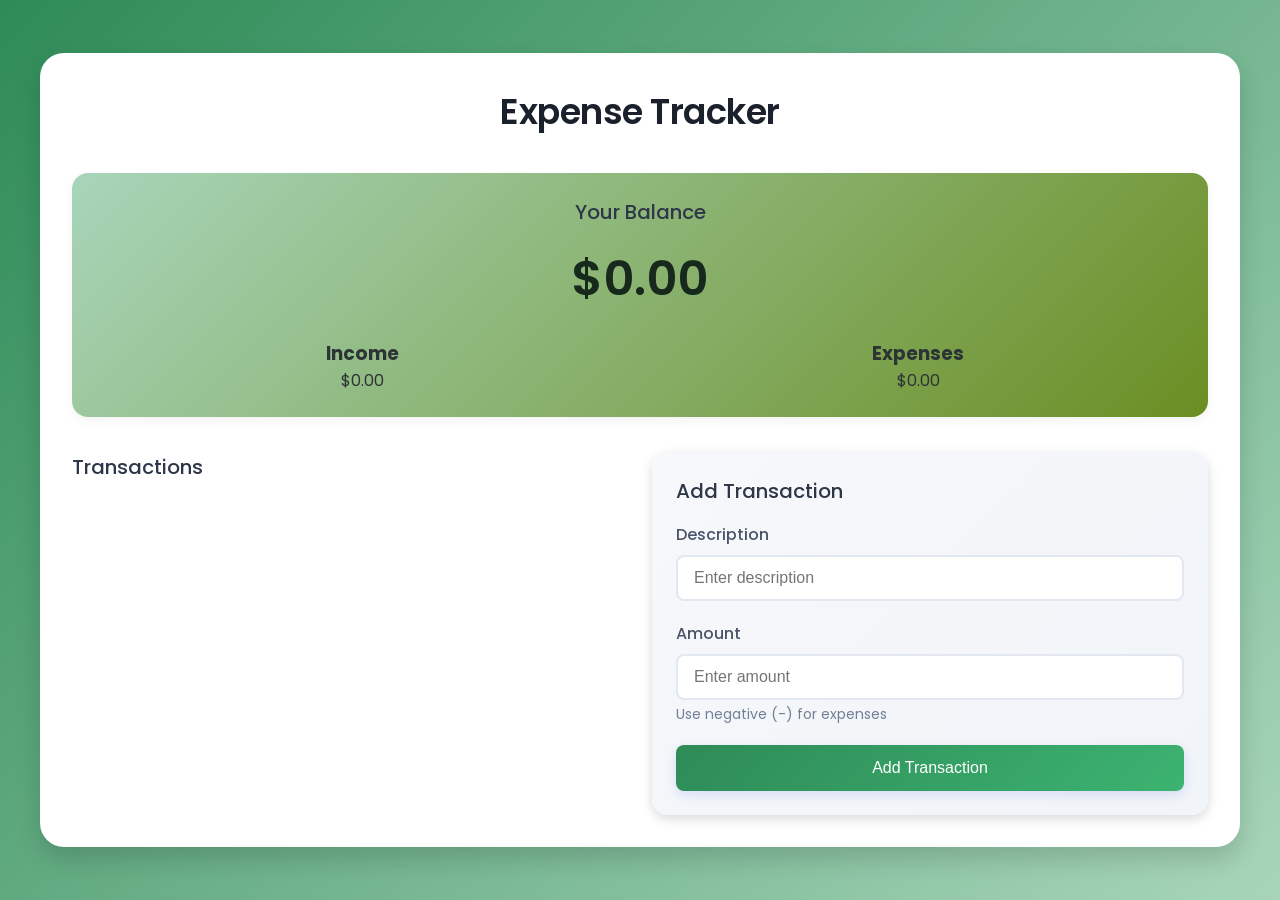
<file: Expense_Calculator/index.html>
<!DOCTYPE html>
<html lang="en">

<head>
    <meta charset="UTF-8" />

    <meta name="viewport" content="width=device-width, initial-scale=1.0" />

    <title>Expense Tracker</title>

    <link rel="stylesheet" href="style.css" />

    <link href="https://fonts.googleapis.com/css2?family=Poppins:wght@300;400;500;600;700&display=swap"
        rel="stylesheet" />
</head>

<body>
    <div class="container">
        <h1>Expense Tracker</h1>

        <div class="balance-container">
            <h2>Your Balance</h2>

            <h1 id="balance">$0.00</h1>

            <div class="summary">
                <div class="income-box">
                    <h3>Income</h3>

                    <p id="income-amount">$0.00</p>
                </div>

                <div class="expense-box">
                    <h3>Expenses</h3>

                    <p id="expense-amount">$0.00</p>
                </div>
            </div>
        </div>

        <div class="main-content">
            <div class="transactions-container">
                <h2>Transactions</h2>

                <ul id="transaction-list"></ul>
            </div>

            <div class="form-container">
                <h2>Add Transaction</h2>

                <form id="transaction-form">
                    <div class="form-group">
                        <label for="description">Description</label>

                        <input type="text" id="description" placeholder="Enter description" required />
                    </div>

                    <div class="form-group">
                        <label for="amount">Amount</label>

                        <input type="number" id="amount" placeholder="Enter amount" required />

                        <small>Use negative (-) for expenses</small>
                    </div>

                    <button type="submit">
                        Add Transaction
                    </button>
                </form>
            </div>
        </div>
    </div>

    <script src="script.js"></script>
</body>

</html>
</file>
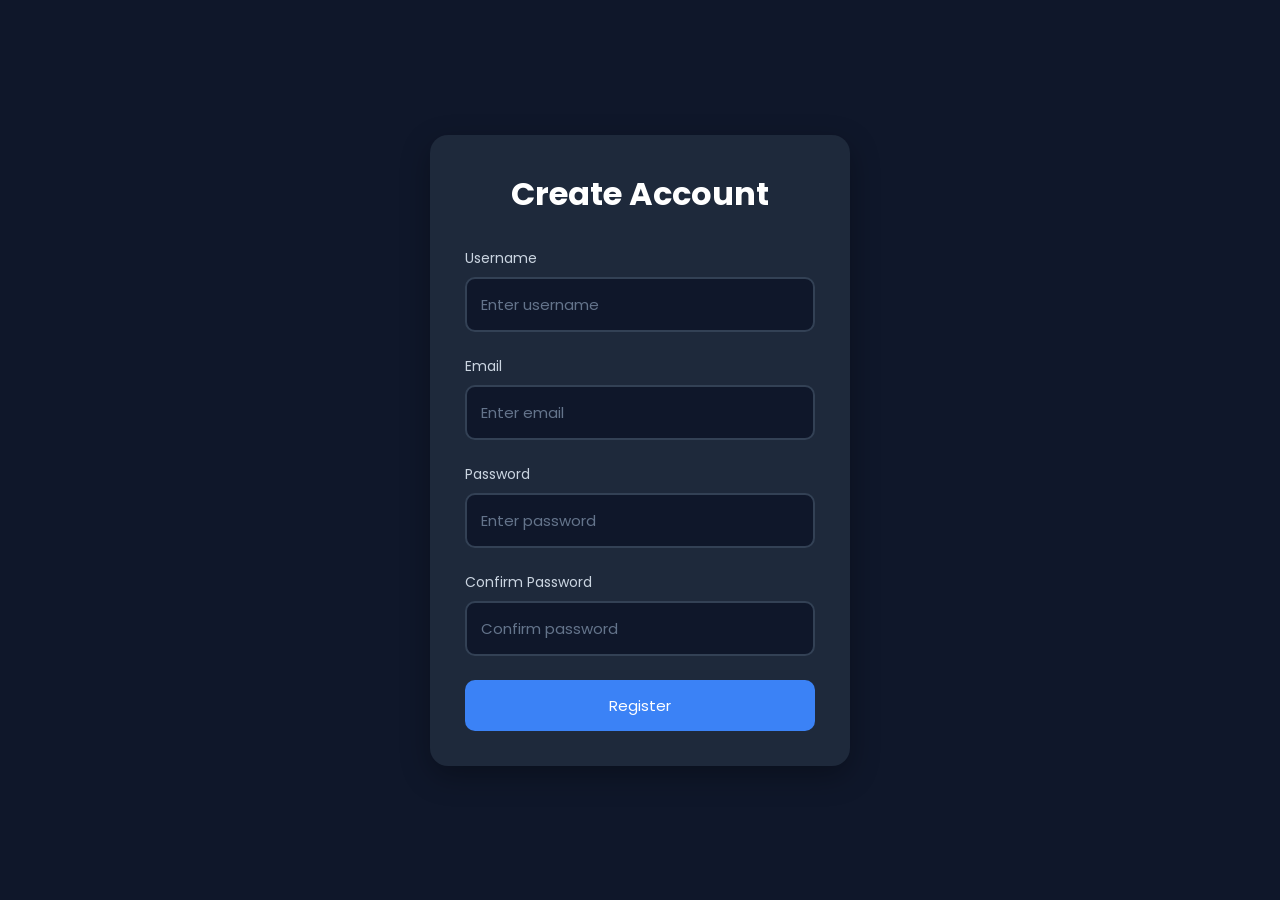
<file: form-validator/index.html>
<!DOCTYPE html>
<html lang="en">

<head>
    <meta charset="UTF-8" />
    <meta name="viewport" content="width=device-width, initial-scale=1.0" />
    <title>Modern Form Validator</title>

    <link rel="stylesheet" href="style.css" />
</head>

<body>
    <div class="container">
        <form id="registration-form">
            <h1>Create Account</h1>

            <div class="form-group">
                <label for="username">Username</label>

                <input type="text" id="username" placeholder="Enter username" />

                <small></small>
            </div>

            <div class="form-group">
                <label for="email">Email</label>

                <input type="email" id="email" placeholder="Enter email" />

                <small></small>
            </div>

            <div class="form-group">
                <label for="password">Password</label>

                <input type="password" id="password" placeholder="Enter password" />

                <small></small>
            </div>

            <div class="form-group">
                <label for="confirmPassword">Confirm Password</label>

                <input type="password" id="confirmPassword" placeholder="Confirm password" />

                <small></small>
            </div>

            <button type="submit">Register</button>
        </form>
    </div>

    <script src="script.js"></script>
</body>

</html>
</file>
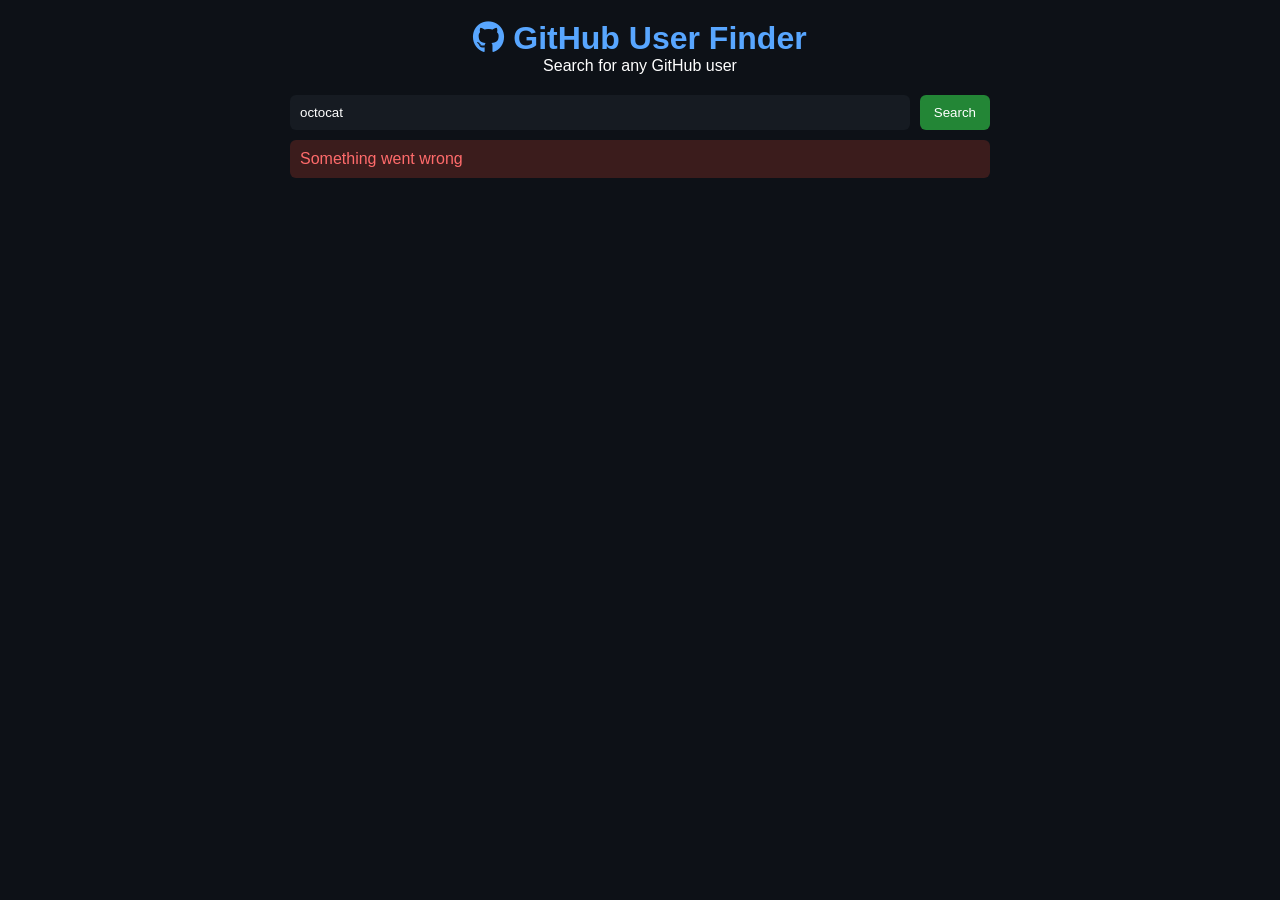
<file: github-finder/index.html>
<!DOCTYPE html>
<html lang="en">

<head>
    <meta charset="UTF-8" />
    <meta name="viewport" content="width=device-width, initial-scale=1.0" />
    <title>GitHub User Finder</title>

    <link rel="stylesheet" href="style.css" />
    <link rel="stylesheet" href="https://cdnjs.cloudflare.com/ajax/libs/font-awesome/6.7.2/css/all.min.css" />
</head>

<body>
    <div class="container">

        <header>
            <h1><i class="fab fa-github"></i> GitHub User Finder</h1>
            <p>Search for any GitHub user</p>
        </header>

        <div class="search-container">
            <input type="text" id="search" placeholder="Enter GitHub username..." />
            <button id="search-btn">Search</button>
        </div>

        <div id="error-container" class="hidden">
            <p>User not found</p>
        </div>

        <div id="profile-container" class="hidden">

            <div class="profile-header">
                <img id="avatar" />

                <div class="profile-info">
                    <h2 id="name"></h2>
                    <p id="username"></p>
                    <p id="bio"></p>

                    <p>
                        📍 <span id="location"></span> |
                        📅 <span id="joined-date"></span>
                    </p>

                    <a id="profile-link" target="_blank" class="btn">View Profile</a>
                </div>
            </div>

            <div class="stats">
                <div><b id="followers"></b> Followers</div>
                <div><b id="following"></b> Following</div>
                <div><b id="repos"></b> Repos</div>
            </div>

            <div class="repos-section">
                <h3>Latest Repositories</h3>
                <div id="repos-container"></div>
            </div>

        </div>

    </div>

    <script src="script.js"></script>
</body>

</html>
</file>
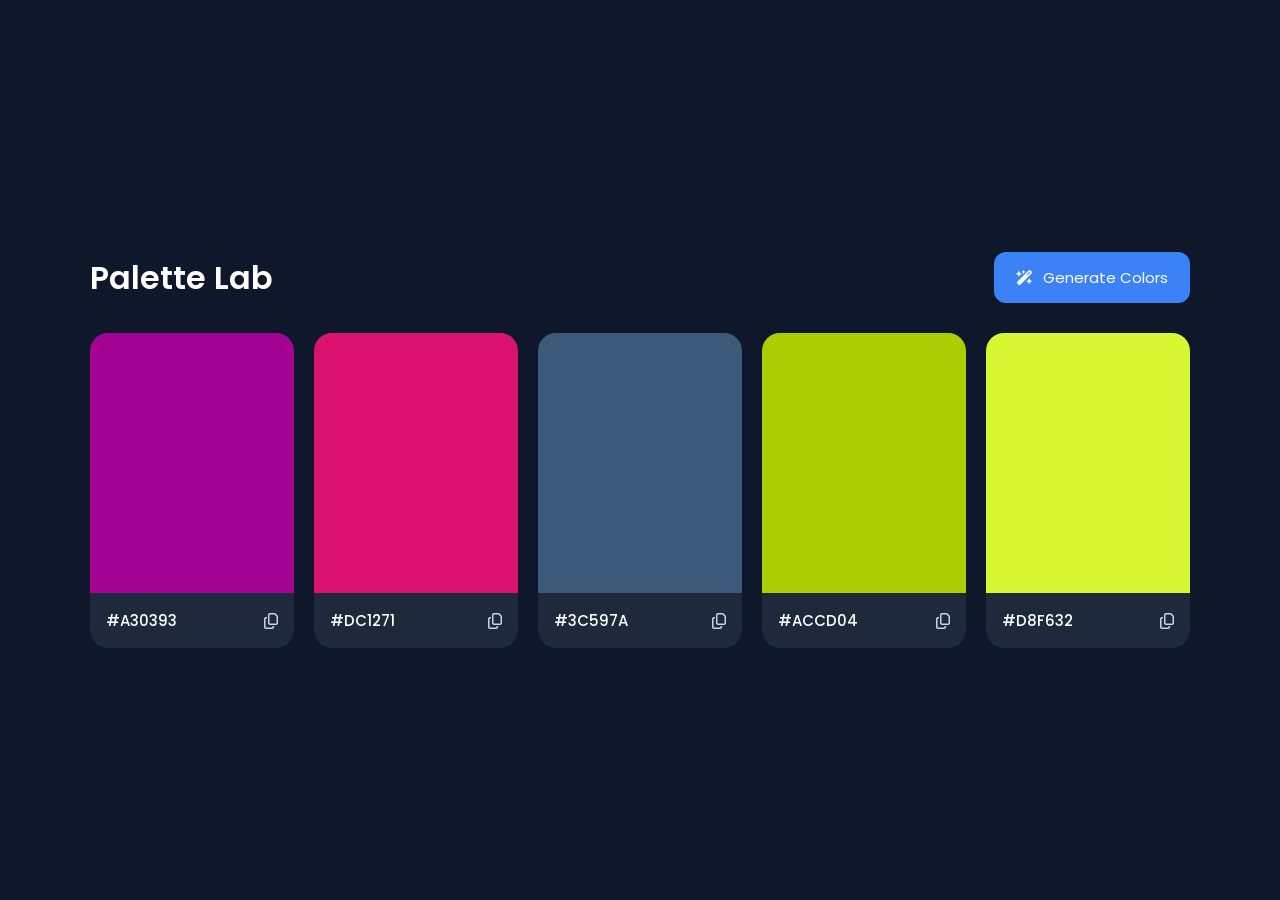
<file: palette_generator/index.html>
<!DOCTYPE html>
<html lang="en">

<head>
    <meta charset="UTF-8" />
    <meta name="viewport" content="width=device-width, initial-scale=1.0" />
    <title>Palette Lab</title>

    <link rel="stylesheet" href="https://cdnjs.cloudflare.com/ajax/libs/font-awesome/6.7.2/css/all.min.css" />

    <link rel="stylesheet" href="style.css" />
</head>

<body>
    <div class="container">
        <div class="top">
            <h1>Palette Lab</h1>

            <button id="generate-btn">
                <i class="fas fa-wand-magic-sparkles"></i>
                Generate Colors
            </button>
        </div>

        <div class="palette-container">
            <div class="color-box">
                <div class="color"></div>

                <div class="color-info">
                    <span class="hex-value">#000000</span>

                    <i class="far fa-copy copy-btn"></i>
                </div>
            </div>

            <div class="color-box">
                <div class="color"></div>

                <div class="color-info">
                    <span class="hex-value">#000000</span>

                    <i class="far fa-copy copy-btn"></i>
                </div>
            </div>

            <div class="color-box">
                <div class="color"></div>

                <div class="color-info">
                    <span class="hex-value">#000000</span>

                    <i class="far fa-copy copy-btn"></i>
                </div>
            </div>

            <div class="color-box">
                <div class="color"></div>

                <div class="color-info">
                    <span class="hex-value">#000000</span>

                    <i class="far fa-copy copy-btn"></i>
                </div>
            </div>

            <div class="color-box">
                <div class="color"></div>

                <div class="color-info">
                    <span class="hex-value">#000000</span>

                    <i class="far fa-copy copy-btn"></i>
                </div>
            </div>
        </div>
    </div>

    <script src="script.js"></script>
</body>

</html>
</file>
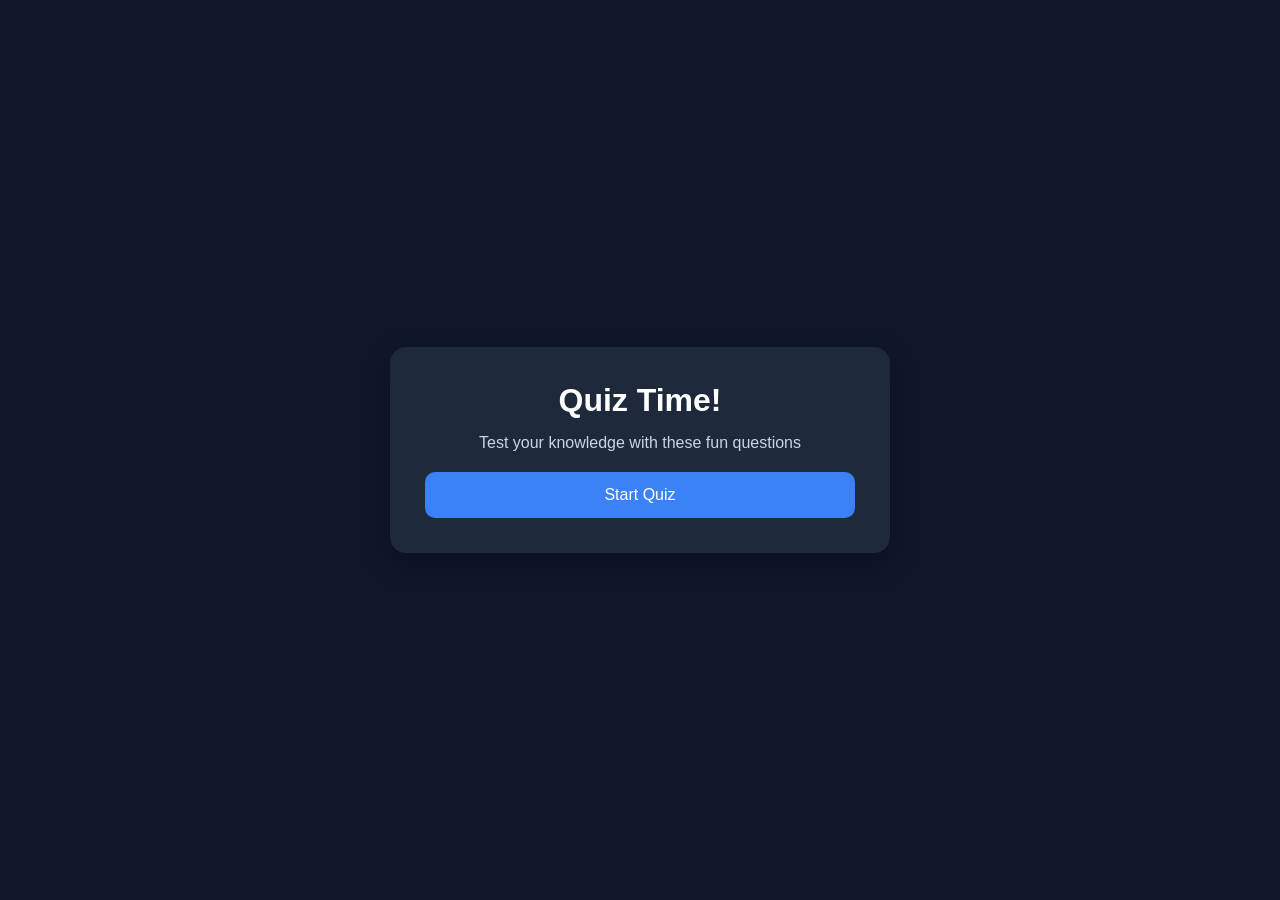
<file: quiz-game/index.html>
<!DOCTYPE html>
<html lang="en">

<head>
    <meta charset="UTF-8" />
    <meta name="viewport" content="width=device-width, initial-scale=1.0" />
    <title>Quiz Game</title>
    <link rel="stylesheet" href="style.css" />
</head>

<body>
    <div class="container">
        <div class="screen active" id="start-screen">
            <h1>Quiz Time!</h1>
            <p>Test your knowledge with these fun questions</p>
            <button id="start-btn">Start Quiz</button>
        </div>

        <div class="screen" id="quiz-screen">
            <div class="quiz-header">
                <h2 id="question-text">Question goes here</h2>
                <div class="quiz-info">
                    <p>
                        Question <span id="current-question">1</span> of <span id="total-questions">5</span>
                    </p>

                    <p>Score: <span id="score">0</span></p>
                </div>
            </div>

            <div id="answers-container" class="answers-container">
                <!-- Answer buttons will be insterted here from our js code later at some point -->
            </div>

            <div class="progress-bar">
                <div id="progress" class="progress"></div>
            </div>
        </div>

        <div id="result-screen" class="screen">
            <h1>Quiz Results</h1>
            <div class="result-info">
                <p>You scored <span id="final-score">0</span> out of <span id="max-score">5</span></p>

                <div id="result-message">Good job!</div>
            </div>
            <button id="restart-btn">Restart Quiz</button>
        </div>
    </div>

    <script src="script.js"></script>
</body>

</html>
</file>
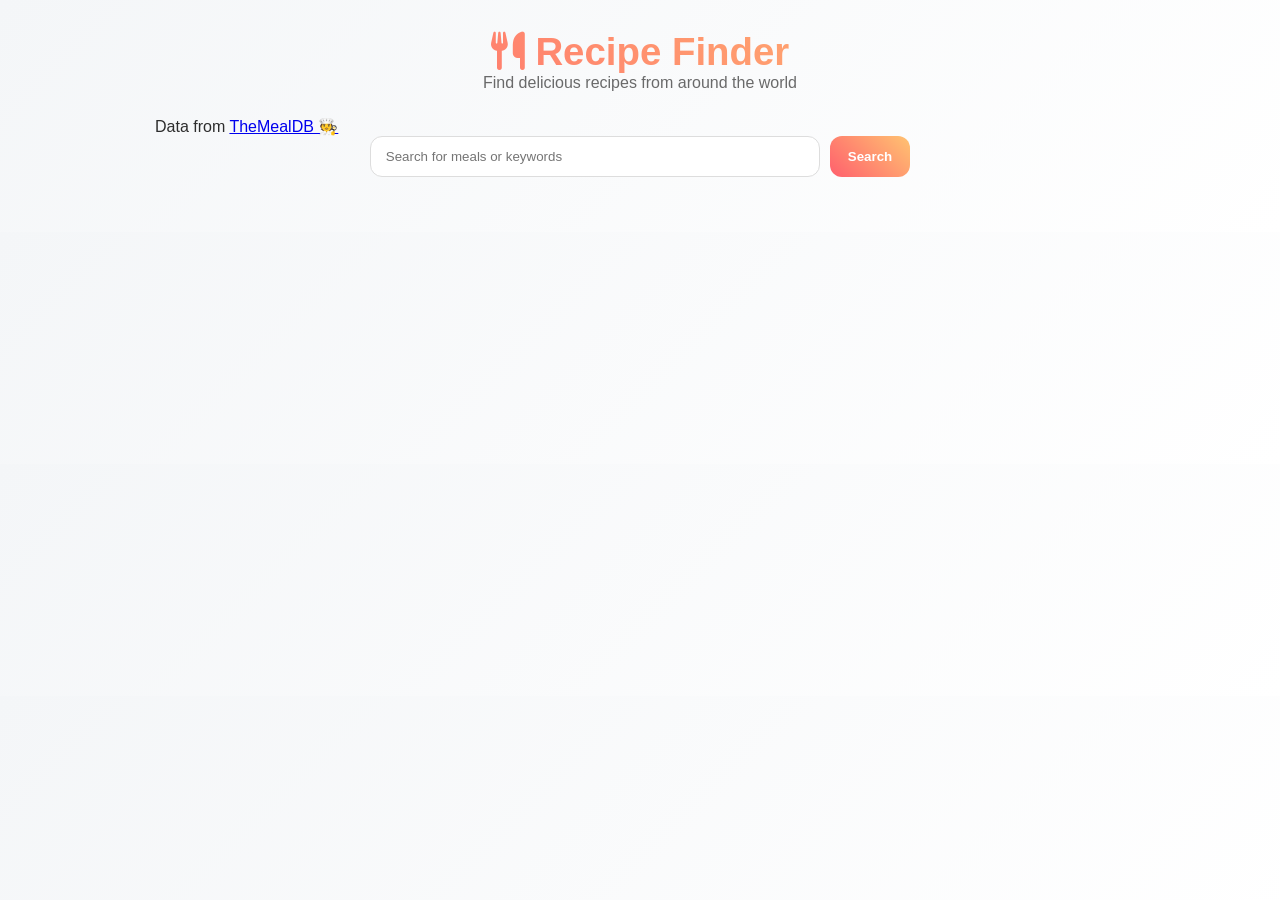
<file: recipe-finder/index.html>
<!DOCTYPE html>
<html lang="en">

<head>
    <meta charset="UTF-8" />
    <meta name="viewport" content="width=device-width, initial-scale=1.0" />
    <title>Recipe Finder App</title>
    <link rel="stylesheet" href="style.css" />
    <link rel="stylesheet" href="https://cdnjs.cloudflare.com/ajax/libs/font-awesome/6.7.2/css/all.min.css"
        integrity="sha512-Evv84Mr4kqVGRNSgIGL/F/aIDqQb7xQ2vcrdIwxfjThSH8CSR7PBEakCr51Ck+w+/U6swU2Im1vVX0SVk9ABhg=="
        crossorigin="anonymous" referrerpolicy="no-referrer" />
</head>

<body>
    <div class="container">
        <header>
            <h1><i class="fas fa-utensils"></i> Recipe Finder</h1>
            <p>Find delicious recipes from around the world</p>
        </header>

        <p class="api-link">Data from <a href="https://www.themealdb.com/api.php">TheMealDB 🧑‍🍳</a></p>

        <div class="search-container">
            <input type="text" id="search-input" placeholder="Search for meals or keywords" />
            <button id="search-btn">Search</button>
        </div>

        <div id="error-container" class="hidden">
            <p>No meals found. Try another search term!</p>
        </div>

        <div id="result-heading"></div>

        <div id="meals" class="meals-container"></div>

        <div id="meal-details" class="hidden">
            <button id="back-btn"><i class="fas fa-arrow-left"></i> Back to recipes</button>

            <div class="meal-details-content"></div>
        </div>
    </div>

    <script src="script.js"></script>
</body>

</html>
</file>
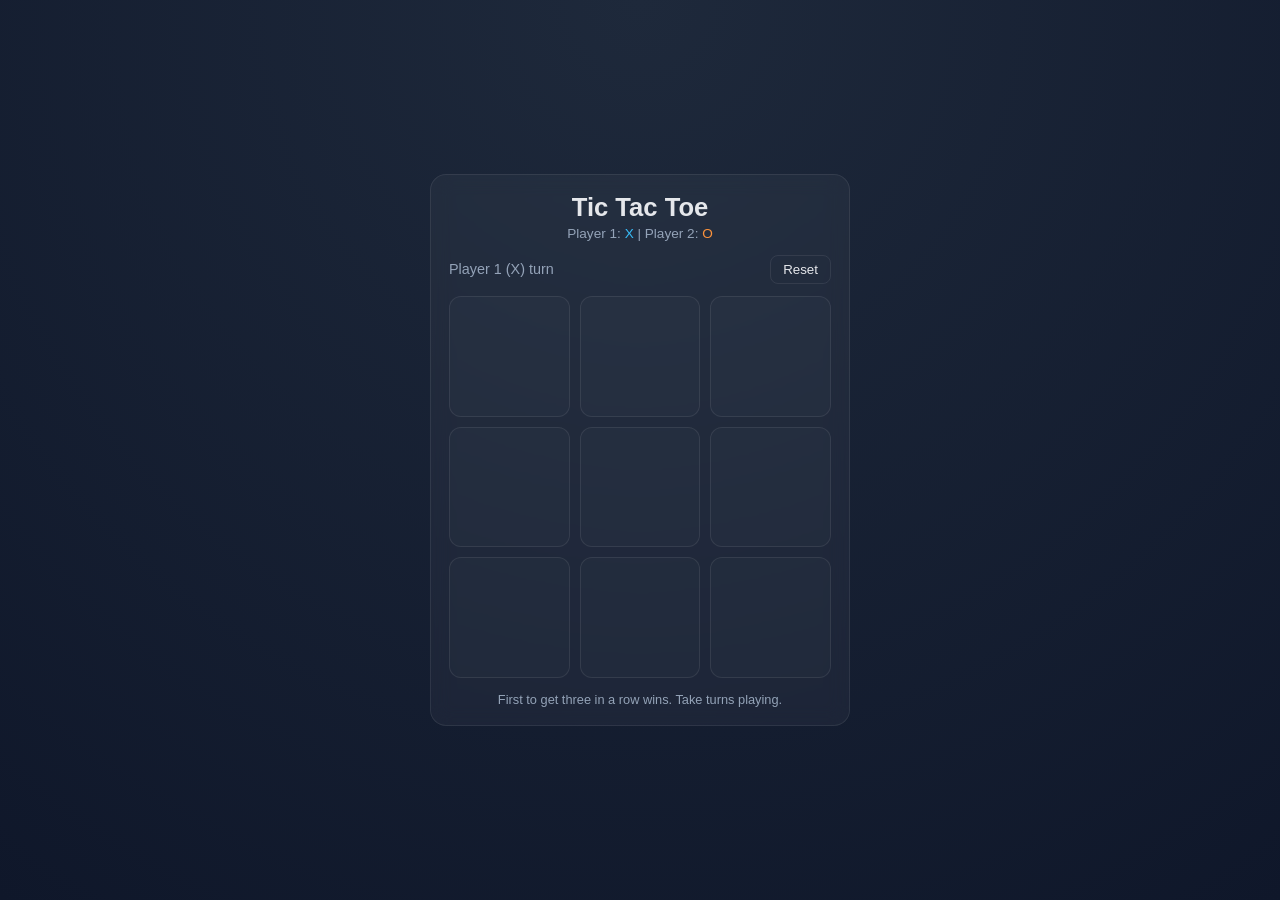
<file: tic-tac-toe/index.html>
<!doctype html>
<html lang="en">

<head>
    <meta charset="UTF-8" />
    <meta name="viewport" content="width=device-width, initial-scale=1.0" />
    <title>Tic Tac Toe</title>
    <link rel="stylesheet" href="style.css" />
    <script src="script.js" defer></script>
</head>

<body>
    <div class="app">
        <header class="header">
            <h1>Tic Tac Toe</h1>
            <p>
                Player 1: <span class="badge">X</span> | Player 2: <span class="badge badge-o">O</span>
            </p>
        </header>

        <main class="main">
            <div class="status-bar">
                <span class="status-text" id="statusText">Player 1 (X) turn</span>
                <button id="resetBtn" class="reset-btn">Reset</button>
            </div>

            <div class="board">
                <button class="cell" data-index="0"></button>
                <button class="cell" data-index="1"></button>
                <button class="cell" data-index="2"></button>
                <button class="cell" data-index="3"></button>
                <button class="cell" data-index="4"></button>
                <button class="cell" data-index="5"></button>
                <button class="cell" data-index="6"></button>
                <button class="cell" data-index="7"></button>
                <button class="cell" data-index="8"></button>
            </div>
        </main>

        <footer class="footer">
            <p>First to get three in a row wins. Take turns playing.</p>
        </footer>
    </div>
</body>

</html>
</file>
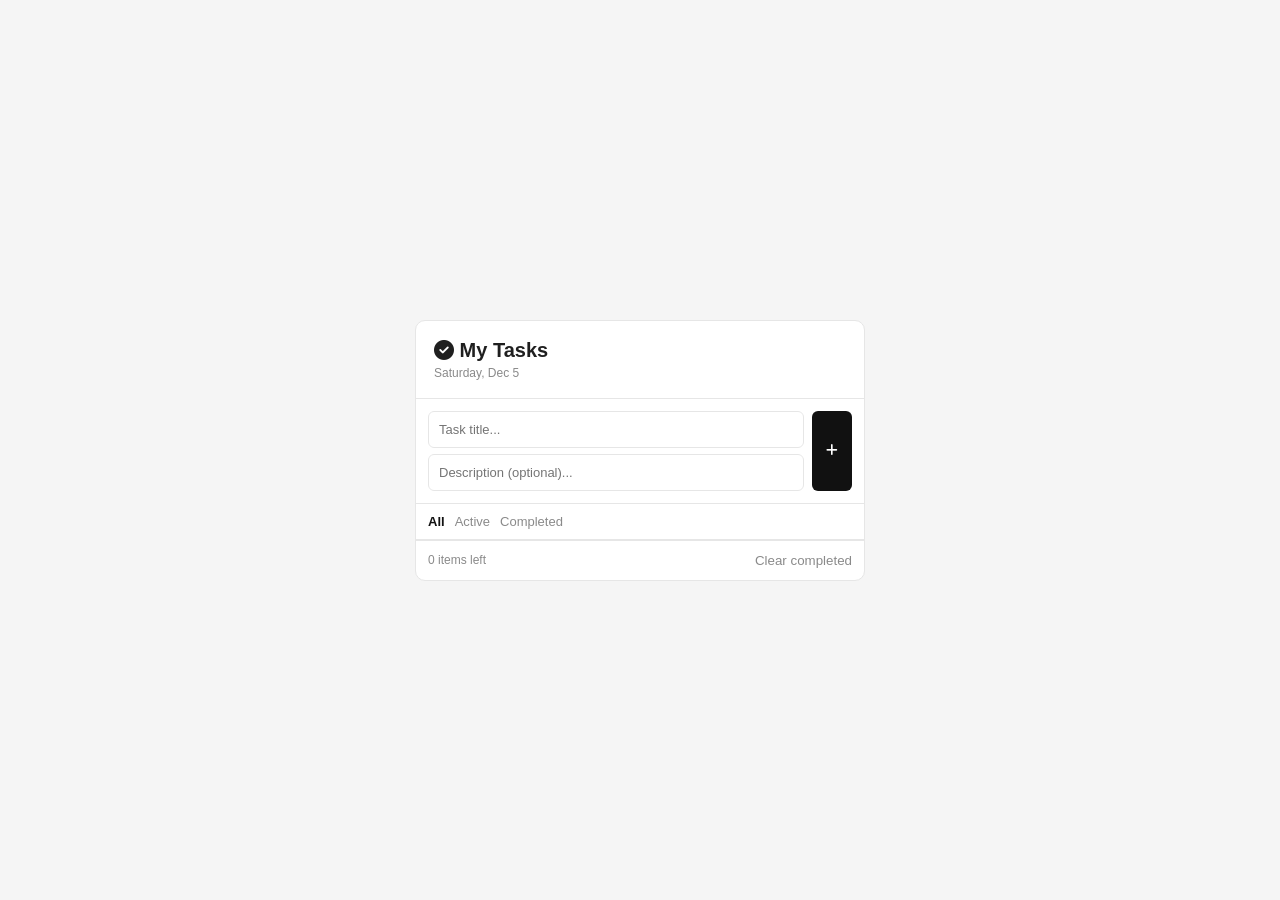
<file: To-do-app/index.html>
<!DOCTYPE html>
<html lang="en">

<head>
    <meta charset="UTF-8" />
    <meta name="viewport" content="width=device-width, initial-scale=1.0" />
    <title>Todo App</title>

    <link rel="stylesheet" href="style.css" />
    <link rel="stylesheet" href="https://cdnjs.cloudflare.com/ajax/libs/font-awesome/6.7.2/css/all.min.css" />
</head>

<body>
    <div class="app">

        <header>
            <h1><i class="fas fa-check-circle"></i> My Tasks</h1>
            <p id="date"></p>
        </header>

        <!-- INPUT -->
        <div class="todo-input">
            <div class="input-group">
                <input type="text" id="task-input" placeholder="Task title..." />
                <input type="text" id="task-desc" placeholder="Description (optional)..." />
            </div>

            <button id="add-task">
                <i class="fas fa-plus"></i>
            </button>
        </div>

        <!-- FILTERS -->
        <div class="filters">
            <span class="filter active" data-filter="all">All</span>
            <span class="filter" data-filter="active">Active</span>
            <span class="filter" data-filter="completed">Completed</span>
        </div>

        <!-- TODOS -->
        <div class="todos-container">
            <ul id="todos-list"></ul>

            <div class="empty-state hidden">
                <i class="fas fa-clipboard-list"></i>
                <p>No tasks yet</p>
            </div>
        </div>

        <!-- FOOTER -->
        <footer>
            <p id="items-left">0 items left</p>
            <button id="clear-completed">Clear completed</button>
        </footer>

    </div>

    <script src="script.js"></script>
</body>

</html>
</file>
<file: Expense_Calculator/style.css>
* {
    margin: 0;
    padding: 0;
    box-sizing: border-box;
}

body {
    background: linear-gradient(135deg, #2e8b57, #a8d5ba);
    min-height: 100vh;
    font-family: "Poppins", sans-serif;
    display: flex;
    align-items: center;
    justify-content: center;
    padding: 20px;
    color: #2d3436;
}

.container {
    width: 100%;
    max-width: 1200px;
    background-color: #fff;
    padding: 2rem;
    border-radius: 24px;
    box-shadow: 0 12px 24px rgba(0, 0, 0, 0.15);
}

h1 {
    text-align: center;
    color: #1a202c;
    margin-bottom: 35px;
    font-size: 2.2rem;
    font-weight: 600;
    letter-spacing: -0.5px;
}

h2 {
    color: #2d3748;
    margin-bottom: 1rem;
    font-size: 1.25rem;
    font-weight: 500;
}

.balance-container {
    text-align: center;
    margin-bottom: 35px;
    padding: 24px;
    background: linear-gradient(135deg, #a8d5ba, #6b8e23);
    border-radius: 1rem;
    box-shadow: 0 4px 12px rgba(0, 0, 0, 0.05);
}

.balance-container h1 {
    font-size: 3rem;
    margin: 15px 0;
}

.summary {
    display: grid;
    grid-template-columns: 1fr 1fr;
    gap: 24px;
    margin-top: 24px;
}

.main-content {
    display: grid;
    grid-template-columns: 1fr 1fr;
    gap: 24px;
}

.income,
.expenses {
    background-color: white;
    padding: 24px;
    border-radius: 1rem;
    box-shadow: 0 4px 12px rgba(0, 0, 0, 0.05);
    transition: transform 0.2s ease;
}

.income:hover,
.expenses:hover {
    transform: translateY(-2px);
}

.income h3 {
    color: #059669;
    font-size: 1.1rem;
    font-weight: 500;
}

.expenses h3 {
    color: #dc2626;
    font-size: 1.1rem;
    font-weight: 500;
}

.income p,
.expenses p {
    margin-top: 8px;
    font-size: 1.75rem;
    font-weight: 600;
}

.income p {
    color: #059669;
}

.expenses p {
    color: #dc2626;
}

.transaction-container {
    height: 100%;
    display: flex;
    flex-direction: column;
}

#transaction-list {
    list-style: none;
    max-height: 500px;
    overflow-y: auto;
    padding-right: 8px;
    flex-grow: 1;
}

#transaction-list::-webkit-scrollbar {
    width: 8px;
}

#transaction-list::-webkit-scrollbar-track {
    /* track is the bg of the scrollbar */
    background-color: #f1f1f1;
    border-radius: 4px;
}

#transaction-list::-webkit-scrollbar-thumb {
    /* thumb is the draggble part of the scrollbar */
    background-color: #cbd5e0;
    border-radius: 4px;
}

#transaction-list::-webkit-scrollbar-thumb:hover {
    background-color: #a0aec0;
}

.transaction {
    display: flex;
    justify-content: space-between;
    align-items: center;
    padding: 1rem 1.2rem;
    margin-bottom: 12px;
    border-radius: 12px;
    background-color: #fff;
    box-shadow: 0 2px 8px rgba(0, 0, 0, 0.05);
    transition: all 0.2s ease;
    border-right: 5px solid;
    animation: slideIn 0.3s ease;
}

@keyframes slideIn {
    from {
        opacity: 0;
        transform: translateX(-20px);
    }

    to {
        opacity: 1;
        transform: translateX(0px);
    }
}

.transaction:hover {
    transform: translateX(4px);
    box-shadow: 0 4px 12px rgba(0, 0, 0, 0.1);
}

.transaction.income {
    border-right-color: #059669;
}

.transaction.expense {
    border-right-color: #dc2626;
}

.transaction .delete-btn {
    background: none;
    border: none;
    color: #dc2626;
    cursor: pointer;
    font-size: 1.4rem;
    opacity: 0;
    transition: all 0.2s ease;
    padding: 4px 8px;
    border-radius: 4px;
    margin-left: 12px;
}

.transaction:hover .delete-btn {
    opacity: 1;
}

.transaction .delete-btn:hover {
    background-color: #fee2e2;
    transform: scale(1.1);
}

.form-container {
    background: linear-gradient(135deg, #f6f8fb, #f1f4f8);
    padding: 24px;
    border-radius: 16px;
    box-shadow: 0 4px 12px rgba(0, 0, 0, 0.15);
    height: 100%;
    display: flex;
    flex-direction: column;
}

.form-container form {
    height: 100%;
    display: flex;
    flex-direction: column;
}

.form-group {
    margin-bottom: 20px;
}

label {
    display: block;
    margin-bottom: 8px;
    color: #4a5568;
    font-weight: 500;
}

input {
    width: 100%;
    padding: 12px 16px;
    border: 2px solid #e2e8f0;
    border-radius: 8px;
    font-size: 1rem;
    transition: all 0.2s ease;
    background-color: white;
}

input:focus {
    outline: none;
    border-color: #667eea;
    box-shadow: 0 0 0 3px rgba(102, 126, 234, 0.1);
}

input:hover {
    border-color: #cbd5e0;
}

small {
    color: #718096;
    font-size: 0.875rem;
    margin-top: 4px;
    display: block;
}

button[type="submit"] {
    width: 100%;
    padding: 14px;
    background: linear-gradient(135deg, #2e8b57 0%, #3cb371 100%);
    color: white;
    border: none;
    border-radius: 8px;
    cursor: pointer;
    font-size: 1rem;
    font-weight: 500;
    transition: all 0.2s ease;
    box-shadow: 0 4px 12px rgba(102, 126, 234, 0.2);
    margin-top: auto;
}

button[type="submit"]:hover {
    transform: translateY(-2px);
    box-shadow: 0 6px 16px rgba(102, 126, 234, 0.3);
}

button[type="submit"]:active {
    transform: translateY(0);
}

/* responsiveness */

@media (max-width: 900px) {
    .main-content {
        grid-template-columns: 1fr;
    }

    #transaction-list {
        max-height: 300px;
    }
}

@media (max-width: 480px) {
    .container {
        padding: 24px;
    }

    .summary {
        grid-template-columns: 1fr;
        gap: 16px;
    }

    .balance-container h1 {
        font-size: 2.5rem;
    }

    .income p,
    .expenses p {
        font-size: 1.5rem;
    }

    .transaction {
        padding: 14px 16px;
    }

    h1 {
        font-size: 1.8rem;
    }
}
</file>
<file: form-validator/style.css>
@import url("https://fonts.googleapis.com/css2?family=Poppins:wght@300;400;500;600&display=swap");

* {
    margin: 0;
    padding: 0;
    box-sizing: border-box;
    font-family: "Poppins", sans-serif;
}

body {
    min-height: 100vh;
    background: #0f172a;
    display: flex;
    justify-content: center;
    align-items: center;
    padding: 20px;
}

.container {
    width: 100%;
    max-width: 420px;
}

form {
    background: #1e293b;
    padding: 35px;
    border-radius: 18px;
    box-shadow: 0 10px 30px rgba(0, 0, 0, 0.3);
}

h1 {
    text-align: center;
    color: white;
    margin-bottom: 30px;
}

.form-group {
    margin-bottom: 24px;
    position: relative;
}

label {
    display: block;
    margin-bottom: 8px;
    color: #cbd5e1;
    font-size: 14px;
}

input {
    width: 100%;
    padding: 14px;
    border-radius: 10px;
    border: 2px solid #334155;
    background: #0f172a;
    color: white;
    font-size: 15px;
    transition: 0.3s;
}

input:focus {
    outline: none;
    border-color: #3b82f6;
}

input::placeholder {
    color: #64748b;
}

button {
    width: 100%;
    padding: 14px;
    border: none;
    border-radius: 10px;
    background: #3b82f6;
    color: white;
    font-size: 15px;
    cursor: pointer;
    transition: 0.3s;
}

button:hover {
    background: #2563eb;
}

small {
    visibility: hidden;
    position: absolute;
    bottom: -18px;
    left: 0;
    font-size: 12px;
}

.form-group.error input {
    border-color: #ef4444;
}

.form-group.success input {
    border-color: #22c55e;
}

.form-group.error small {
    visibility: visible;
    color: #ef4444;
}
</file>
<file: github-finder/style.css>
* {
  margin: 0;
  padding: 0;
  box-sizing: border-box;
  font-family: sans-serif;
}

body {
  background: #0d1117;
  color: white;
  display: flex;
  justify-content: center;
  padding: 20px;
}

.container {
  width: 100%;
  max-width: 700px;
}

/* HEADER */
header {
  text-align: center;
  margin-bottom: 20px;
}

header h1 {
  color: #58a6ff;
}

/* SEARCH */
.search-container {
  display: flex;
  gap: 10px;
  margin-bottom: 10px;
}

.search-container input {
  flex: 1;
  padding: 10px;
  border-radius: 6px;
  border: none;
  background: #161b22;
  color: white;
}

.search-container button {
  padding: 10px 14px;
  background: #238636;
  border: none;
  color: white;
  border-radius: 6px;
  cursor: pointer;
}

/* ERROR */
#error-container {
  background: #3b1c1c;
  color: #ff6b6b;
  padding: 10px;
  border-radius: 6px;
  margin-bottom: 10px;
}

/* PROFILE */
.profile-header {
  display: flex;
  gap: 15px;
  background: #161b22;
  padding: 15px;
  border-radius: 10px;
}

.profile-header img {
  width: 90px;
  height: 90px;
  border-radius: 50%;
}

.btn {
  display: inline-block;
  margin-top: 10px;
  padding: 6px 10px;
  background: #238636;
  color: white;
  text-decoration: none;
  border-radius: 6px;
}

/* STATS */
.stats {
  display: flex;
  justify-content: space-between;
  margin-top: 10px;
  background: #161b22;
  padding: 10px;
  border-radius: 10px;
}

/* REPOS */
.repos-section {
  margin-top: 15px;
}

#repos-container .repo {
  background: #161b22;
  padding: 10px;
  margin-top: 8px;
  border-radius: 8px;
}

#repos-container a {
  color: #58a6ff;
  text-decoration: none;
}

/* HIDDEN */
.hidden {
  display: none;
}
</file>
<file: palette_generator/style.css>
@import url("https://fonts.googleapis.com/css2?family=Poppins:wght@300;400;500;600&display=swap");

* {
    margin: 0;
    padding: 0;
    box-sizing: border-box;
    font-family: "Poppins", sans-serif;
}

body {
    min-height: 100vh;
    background: #0f172a;
    display: flex;
    justify-content: center;
    align-items: center;
    padding: 20px;
    color: white;
}

.container {
    width: 100%;
    max-width: 1100px;
}

.top {
    display: flex;
    justify-content: space-between;
    align-items: center;
    margin-bottom: 30px;
}

h1 {
    font-size: 32px;
    font-weight: 600;
}

#generate-btn {
    border: none;
    background: #3b82f6;
    color: white;
    padding: 14px 22px;
    border-radius: 12px;
    cursor: pointer;
    font-size: 15px;
    display: flex;
    align-items: center;
    gap: 10px;
    transition: 0.3s;
}

#generate-btn:hover {
    background: #2563eb;
}

.palette-container {
    display: grid;
    grid-template-columns: repeat(auto-fit, minmax(180px, 1fr));
    gap: 20px;
}

.color-box {
    background: #1e293b;
    border-radius: 18px;
    overflow: hidden;
}

.color {
    height: 260px;
    cursor: pointer;
}

.color-info {
    padding: 16px;
    display: flex;
    justify-content: space-between;
    align-items: center;
}

.hex-value {
    font-size: 15px;
    font-weight: 500;
}

.copy-btn {
    cursor: pointer;
    color: #cbd5e1;
    transition: 0.3s;
}

.copy-btn:hover {
    color: white;
}

@media (max-width: 768px) {
    .top {
        flex-direction: column;
        gap: 20px;
    }

    #generate-btn {
        width: 100%;
        justify-content: center;
    }
}
</file>
<file: quiz-game/style.css>
* {
    margin: 0;
    padding: 0;
    box-sizing: border-box;
    font-family: Arial, sans-serif;
}

body {
    background: #0f172a;
    color: #fff;
    min-height: 100vh;
    display: flex;
    justify-content: center;
    align-items: center;
}

.container {
    width: 90%;
    max-width: 500px;
}

.screen {
    display: none;
    background: #1e293b;
    padding: 35px;
    border-radius: 16px;
    text-align: center;
    box-shadow: 0 10px 30px rgba(0, 0, 0, 0.3);
}

.screen.active {
    display: block;
}

h1,
h2 {
    margin-bottom: 15px;
}

p {
    color: #cbd5e1;
    margin-bottom: 20px;
}

button {
    width: 100%;
    padding: 14px;
    border: none;
    border-radius: 10px;
    background: #3b82f6;
    color: white;
    font-size: 16px;
    cursor: pointer;
    transition: 0.3s;
}

button:hover {
    background: #2563eb;
}

.answers-container {
    display: grid;
    gap: 12px;
    margin: 25px 0;
}

.quiz-info {
    display: flex;
    justify-content: space-between;
    margin-top: 10px;
    font-size: 14px;
}

.progress-bar {
    width: 100%;
    height: 10px;
    background: #334155;
    border-radius: 10px;
    overflow: hidden;
    margin-top: 20px;
}

.progress {
    width: 0%;
    height: 100%;
    background: #22c55e;
    transition: 0.3s;
}

.result-info {
    margin: 20px 0;
}

#result-message {
    margin-top: 10px;
    font-size: 20px;
    color: #22c55e;
}

.answer-btn {
    background: #334155;
}

.answer-btn:hover {
    background: #475569;
}

.correct {
    background: #16a34a !important;
}

.incorrect {
    background: #dc2626 !important;
}
</file>
<file: recipe-finder/style.css>
* {
    margin: 0;
    padding: 0;
    box-sizing: border-box;
}

:root {
    --primary: #ff5f6d;
    --primary2: #ffc371;
    --dark: #1f1f1f;
    --text: #2d2d2d;
    --bg: #f4f6f8;
    --card: #ffffff;
    --radius: 14px;
    --shadow: 0 10px 25px rgba(0, 0, 0, 0.08);
}

body {
    font-family: "Segoe UI", sans-serif;
    background: linear-gradient(135deg, #f4f6f8, #ffffff);
    color: var(--text);
}

/* CONTAINER */
.container {
    width: 100%;
    max-width: 1000px;
    margin: auto;
    padding: 30px 15px;
}

/* HEADER */
header {
    text-align: center;
    margin-bottom: 25px;
}

h1 {
    font-size: 2.4rem;
    background: linear-gradient(45deg, var(--primary), var(--primary2));
    -webkit-background-clip: text;
    -webkit-text-fill-color: transparent;
}

header p {
    opacity: 0.7;
}

/* SEARCH */
.search-container {
    display: flex;
    gap: 10px;
    justify-content: center;
    margin-bottom: 25px;
}

input[type="text"] {
    flex: 1;
    max-width: 450px;
    padding: 12px 15px;
    border-radius: 12px;
    border: 1px solid #ddd;
    outline: none;
    transition: 0.3s;
}

input:focus {
    border-color: var(--primary);
    box-shadow: 0 0 10px rgba(255, 95, 109, 0.2);
}

button {
    padding: 12px 18px;
    border: none;
    border-radius: 12px;
    background: linear-gradient(45deg, var(--primary), var(--primary2));
    color: white;
    font-weight: bold;
    cursor: pointer;
    transition: 0.3s;
}

button:hover {
    transform: scale(1.05);
}

/* ERROR */
#error-container {
    background: #ffe6e6;
    border: 1px solid #ff5f6d;
    color: #c0392b;
    padding: 12px;
    border-radius: 12px;
    text-align: center;
    margin-bottom: 20px;
}

/* MEALS GRID */
.meals-container {
    display: grid;
    grid-template-columns: repeat(auto-fill, minmax(240px, 1fr));
    gap: 20px;
}

/* CARD */
.meal {
    background: var(--card);
    border-radius: var(--radius);
    overflow: hidden;
    box-shadow: var(--shadow);
    transition: 0.3s;
    cursor: pointer;
}

.meal:hover {
    transform: translateY(-6px);
}

.meal img {
    width: 100%;
    height: 180px;
    object-fit: cover;
}

/* INFO */
.meal-info {
    padding: 12px;
}

.meal-title {
    font-size: 1.1rem;
    font-weight: bold;
}

.meal-category {
    display: inline-block;
    margin-top: 6px;
    padding: 4px 10px;
    font-size: 0.75rem;
    border-radius: 20px;
    background: linear-gradient(45deg, var(--primary), var(--primary2));
    color: white;
}

/* DETAILS */
#meal-details {
    background: var(--card);
    padding: 20px;
    border-radius: var(--radius);
    box-shadow: var(--shadow);
    margin-top: 30px;
}

.meal-details-img {
    width: 100%;
    max-width: 420px;
    border-radius: 12px;
    margin: auto;
    display: block;
}

.meal-details-title {
    text-align: center;
    font-size: 2rem;
    margin: 10px 0;
    color: var(--primary);
}

.ingredients-list {
    display: grid;
    grid-template-columns: repeat(auto-fill, minmax(180px, 1fr));
    gap: 10px;
    list-style: none;
    margin-top: 15px;
}

.ingredients-list li {
    background: #f9f9f9;
    padding: 8px 10px;
    border-radius: 10px;
    display: flex;
    align-items: center;
    gap: 8px;
}

/* BUTTONS */
#back-btn {
    background: transparent;
    border: 2px solid var(--primary);
    color: var(--primary);
    margin-bottom: 15px;
}

#back-btn:hover {
    background: var(--primary);
    color: white;
}

/* YOUTUBE */
.youtube-link {
    display: inline-block;
    margin-top: 10px;
    background: red;
    color: white;
    padding: 8px 14px;
    border-radius: 10px;
    text-decoration: none;
}

/* HIDDEN */
.hidden {
    display: none;
}

/* MOBILE */
@media (max-width: 600px) {
    .search-container {
        flex-direction: column;
    }

    button {
        width: 100%;
    }
}
</file>
<file: tic-tac-toe/style.css>
:root {
    --bg: #0f172a;
    --card: rgba(255, 255, 255, 0.04);
    --border: rgba(255, 255, 255, 0.08);

    --x: #38bdf8;
    --o: #fb923c;
    --win: #22c55e;

    --text: #e5e7eb;
    --muted: #94a3b8;
}

* {
    margin: 0;
    padding: 0;
    box-sizing: border-box;
}

body {
    font-family: Arial, sans-serif;
    background: radial-gradient(circle at top, #1e293b, #0f172a);
    color: var(--text);
    min-height: 100vh;
    display: flex;
    justify-content: center;
    align-items: center;
    padding: 20px;
}

.app {
    width: 100%;
    max-width: 420px;
    background: var(--card);
    border: 1px solid var(--border);
    border-radius: 16px;
    padding: 18px;
    backdrop-filter: blur(10px);
}

/* HEADER */
.header {
    text-align: center;
    margin-bottom: 14px;
}

.header h1 {
    font-size: 1.6rem;
}

.header p {
    font-size: 0.85rem;
    color: var(--muted);
    margin-top: 4px;
}

.badge {
    color: var(--x);
}

.badge-o {
    color: var(--o);
}

/* STATUS BAR */
.status-bar {
    display: flex;
    justify-content: space-between;
    align-items: center;
    margin-bottom: 12px;
    font-size: 0.9rem;
}

.status-text {
    color: var(--muted);
}

.reset-btn {
    padding: 6px 12px;
    border-radius: 8px;
    border: 1px solid var(--border);
    background: transparent;
    color: var(--text);
    cursor: pointer;
    transition: 0.2s;
}

.reset-btn:hover {
    border-color: var(--x);
}

/* BOARD */
.board {
    display: grid;
    grid-template-columns: repeat(3, 1fr);
    gap: 10px;
}

.cell {
    aspect-ratio: 1;
    border-radius: 12px;
    border: 1px solid var(--border);
    background: rgba(255, 255, 255, 0.02);
    font-size: 2rem;
    font-weight: bold;
    cursor: pointer;
    transition: 0.15s;
    color: var(--text);
}

.cell:hover {
    transform: scale(1.02);
    border-color: rgba(255, 255, 255, 0.2);
}

.cell:active:not(:disabled) {
    transform: scale(0.95);
}

.cell.x {
    color: var(--x);
    text-shadow: 0 0 10px rgba(56, 189, 248, 0.4);
}

.cell.o {
    color: var(--o);
    text-shadow: 0 0 10px rgba(251, 146, 60, 0.4);
}

.cell.win {
    border-color: var(--win);
    box-shadow: 0 0 15px rgba(34, 197, 94, 0.3);
}

.cell:disabled {
    cursor: not-allowed;
    opacity: 0.9;
}

/* FOOTER */
.footer {
    margin-top: 14px;
    text-align: center;
    font-size: 0.8rem;
    color: var(--muted);
}
</file>
<file: To-do-app/style.css>
* {
    margin: 0;
    padding: 0;
    box-sizing: border-box;
}

:root {
    --bg: #f5f5f5;
    --card: #ffffff;
    --text: #1f1f1f;
    --muted: #8a8a8a;
    --border: #e6e6e6;
    --accent: #111;
    --danger: #e74c3c;
}

body {
    font-family: Arial, sans-serif;
    background: var(--bg);
    min-height: 100vh;
    display: flex;
    justify-content: center;
    align-items: center;
    color: var(--text);
    padding: 20px;
}

.app {
    width: 100%;
    max-width: 450px;
    background: var(--card);
    border: 1px solid var(--border);
    border-radius: 10px;
    overflow: hidden;
}

/* HEADER */
header {
    padding: 18px;
    border-bottom: 1px solid var(--border);
}

header h1 {
    font-size: 20px;
    font-weight: 600;
}

header p {
    font-size: 12px;
    color: var(--muted);
    margin-top: 4px;
}

/* INPUT */
.todo-input {
    display: flex;
    padding: 12px;
    gap: 8px;
    border-bottom: 1px solid var(--border);
}

.input-group {
    display: flex;
    flex-direction: column;
    flex: 1;
    gap: 6px;
}

.todo-input input {
    padding: 10px;
    border: 1px solid var(--border);
    border-radius: 6px;
    outline: none;
    font-size: 13px;
}

.todo-input input:focus {
    border-color: var(--accent);
}

.todo-input button {
    width: 40px;
    border: none;
    background: var(--accent);
    color: white;
    border-radius: 6px;
    cursor: pointer;
}

/* FILTERS */
.filters {
    display: flex;
    gap: 10px;
    padding: 10px 12px;
    border-bottom: 1px solid var(--border);
}

.filter {
    font-size: 13px;
    color: var(--muted);
    cursor: pointer;
}

.filter.active {
    color: var(--accent);
    font-weight: 600;
}

/* TODO LIST */
.todos-container {
    max-height: 300px;
    overflow-y: auto;
}

.todo-item {
    display: flex;
    align-items: center;
    padding: 12px;
    border-bottom: 1px solid var(--border);
}

.todo-item:hover {
    background: #fafafa;
}

/* CONTENT */
.todo-item-content {
    display: flex;
    flex-direction: column;
    flex: 1;
}

.todo-item-text {
    font-size: 14px;
}

.todo-item-desc {
    font-size: 12px;
    color: var(--muted);
    margin-top: 2px;
}

.todo-item.completed .todo-item-text {
    text-decoration: line-through;
    color: var(--muted);
}

/* CHECKBOX */
.checkbox-container {
    margin-right: 10px;
}

.todo-checkbox {
    display: none;
}

.checkmark {
    width: 18px;
    height: 18px;
    border: 1px solid var(--border);
    display: inline-block;
    border-radius: 4px;
    cursor: pointer;
}

.todo-checkbox:checked+.checkmark {
    background: var(--accent);
}

/* DELETE */
.delete-btn {
    border: none;
    background: none;
    color: var(--muted);
    cursor: pointer;
}

.delete-btn:hover {
    color: var(--danger);
}

/* EMPTY */
.empty-state {
    text-align: center;
    padding: 30px;
    color: var(--muted);
}

/* FOOTER */
footer {
    display: flex;
    justify-content: space-between;
    padding: 12px;
    border-top: 1px solid var(--border);
    font-size: 12px;
    color: var(--muted);
}

#clear-completed {
    background: none;
    border: none;
    cursor: pointer;
    color: var(--muted);
}

#clear-completed:hover {
    color: var(--danger);
}

.hidden {
    display: none;
}
</file>
